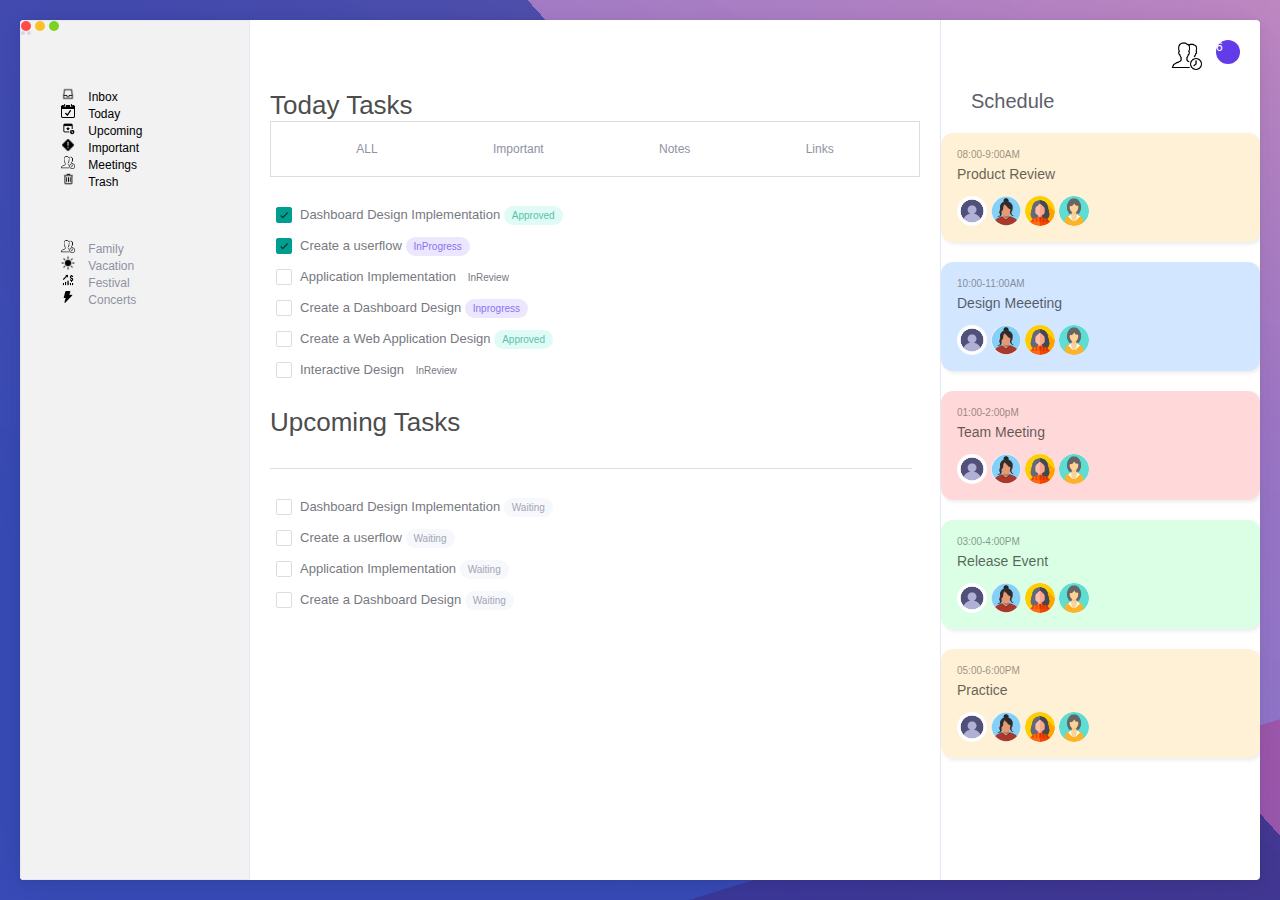
<file: index.html>
<!DOCTYPE html>
<html lang="en">

<head>
  <meta charset="UTF-8">
  <meta name="viewport" content="width=device-width, initial-scale=1.0">
  <title>Responsive Task Management Dashboard</title>
  <link rel="stylesheet" href="project.css">
  <link rel="preconnect" href="https://fonts.googleapis.com">
  <link rel="preconnect" href="https://fonts.gstatic.com" crossorigin>
  <link href="https://fonts.googleapis.com/css2?family=IBM+Plex+Sans+Condensed&display=swap" rel="stylesheet">
</head>

<body>
  <div class="task-manager">

    <!--left bar starts-->
    <div class="left-bar">
      <div class="upper-part">
        <div class="actions">
          <div class="circle"></div>
          <div class="circle-2">

          </div>


        </div>


      </div>
      <!--left content starts-->
      <div class="left-content">
        <ul class="action-list">
          <li class="item">
            <img src="inbox.png" alt="feather feather-inbox">
            <span>Inbox</span>
          </li>
          <li class="item">
            <img src="tday2.png" alt="feather feather-star">
            <span>Today</span>
          </li>
          <li class="item">
            <img src="upc.png" alt="feather feather-calendar" width="30px" height="20px">
            <span>Upcoming</span>
          </li>
          <li class="item">
            <img src="important.png" alt="feather feather-hash">
            <span>Important</span>
          </li>
          <li class="item">
            <img src="meeting.png" alt="feather feather-users" width="30px" height="20px">
            <span>Meetings</span>
          </li>
          <li class="item">
            <img src="trash.png" alt="feather feather-trash">
            <span>Trash</span>
          </li>
        </ul>
        <ul class="category-list">
          <li class="item">
            <img src="meeting.png" alt="feather feather-trash" width="30px" height="20px">
            <span>Family</span>
          </li>
          <li class="item">
            <img src="v.png" alt="feather feather-sun">
            <span>Vacation</span>
          </li>
          <li class="item">
            <img src="festival.png" alt="feather feather-trending-up">
            <span>Festival</span>
          </li>
          <li class="item">
            <img src="ff.png" alt="feather feather-zap">
            <span>Concerts</span>
          </li>
      </div>
    </div>
  <!-- </div> -->
  <!--left bar ends-->

  <!--page content starts-->
  <div class="page-content">
    <div class="header">Today Tasks</div>
    <!--content categories start-->
    <div class="content-categories">
      <div class="label-wrapper">
        <input class="nav-item" name="nav" type="radio" id="opt-1">
        <label class="category" for="opt-1">ALL</label>
      </div>
      <div class="label-wrapper">
        <input class="nav-item" name="nav" type="radio" id="opt-2">
        <label class="category" for="opt-2">Important</label>
      </div>
      <div class="label-wrapper">
        <input class="nav-item" name="nav" type="radio" id="opt-3">
        <label class="category" for="opt-3">Notes</label>
      </div>
      <div class="label-wrapper">
        <input class="nav-item" name="nav" type="radio" id="opt-4">
        <label class="category" for="opt-4">Links</label>
      </div>
    </div>
    <!--categories end-->
    <!--task wrapper start-->
    <div class="task-wrapper">
      <div class="task">
        <input class="task-item" name="task" type="checkbox" id="item-1" checked />
        <label for="item-1">
          <span class="label-text">Dashboard Design Implementation</span>
          <span class="tag approved"> Approved</span>
        </label>
      </div>
      <div class="task">
        <input class="task-item" name="task" type="checkbox" id="item-2" checked />
        <label for="item-2">
          <span class="label-text">Create a userflow</span>
          <span class="tag progress"> InProgress</span>
        </label>
      </div>
      <div class="task">
        <input class="task-item" name="task" type="checkbox" id="item-3" />
        <label for="item-3">
          <span class="label-text">Application Implementation</span>
          <span class="tag reveiew"> InReview</span>
        </label>
      </div>
      <div class="task">
        <input class="task-item" name="task" type="checkbox" id="item-4" />
        <label for="item-4">
          <span class="label-text">Create a Dashboard Design</span>
          <span class="tag progress"> Inprogress</span>
        </label>
      </div>
      <div class="task">
        <input class="task-item" name="task" type="checkbox" id="item-5" />
        <label for="item-5">
          <span class="label-text">Create a Web Application Design</span>
          <span class="tag approved"> Approved</span>
        </label>
      </div>
      <div class="task">
        <input class="task-item" name="task" type="checkbox" id="item-6" />
        <label for="item-6">
          <span class="label-text">Interactive Design</span>
          <span class="tag reveiew">InReview</span>
        </label>
      </div>
      <div class=" header upcoming">Upcoming Tasks</div>
        <div class="task">
          <input class="task-item" name="task" type="checkbox" id="item-7" />
          <label for="item-7">
            <span class="label-text">Dashboard Design Implementation</span>
            <span class="tag waiting"> Waiting</span>
          </label>
        </div>
        <div class="task">
          <input class="task-item" name="task" type="checkbox" id="item-8" />
          <label for="item-8">
            <span class="label-text">Create a userflow</span>
            <span class="tag waiting"> Waiting</span>
          </label>
        </div>
        <div class="task">
          <input class="task-item" name="task" type="checkbox" id="item-9" />
          <label for="item-9">
            <span class="label-text">Application Implementation</span>
            <span class="tag waiting"> Waiting</span>
          </label>
        </div>
        <div class="task">
          <input class="task-item" name="task" type="checkbox" id="item-10" />
          <label for="item-10">
            <span class="label-text">Create a Dashboard Design</span>
            <span class="tag waiting"> Waiting</span>
          </label>
        </div>
      
    </div>
    <!--task wrapper ends-->
  </div>
  <!--page content ends-->
   <div class="rightbar">
    <div class="toppart">
      <img src="meeting.png" alt="feather feather-users" width="30px" height="30px">
      <div class="count">6</div>
    </div>
    <div class="rightcontent">
      <div class="header">Schedule</div>
      <div class="task-box yellow">
        <div class="description">
          <div class="time">08:00-9:00AM</div>
          <div class="task-name">Product Review</div>
        </div>
        <div class="morebutton"></div>
        <div class="members">
          <img src="member1.png" alt="member1">
          <img src="member2.png"
           alt="member2">
           <img src="m3.png" alt="member3">
           <img src="m4.png" alt="member4">
        </div>
        </div>
        <div class="task-box blue">
          <div class="description">
            <div class="time">10:00-11:00AM</div>
            <div class="task-name">Design Meeeting</div>
          </div>
          <div class="morebutton"></div>
          <div class="members">
            <img src="member1.png" alt="member1">
            <img src="member2.png"
             alt="member2">
             <img src="m3.png" alt="member3">
             <img src="m4.png" alt="member4">
          </div>
          </div>
          <div class="task-box red">
            <div class="description">
              <div class="time">01:00-2:00pM</div>
              <div class="task-name">Team Meeting</div>
            </div>
            <div class="morebutton"></div>
            <div class="members">
                <img src="member1.png" alt="member1">
                <img src="member2.png"
                 alt="member2">
                 <img src="m3.png" alt="member3">
                 <img src="m4.png" alt="member4">
            </div>
            </div>
            <div class="task-box green">
              <div class="description">
                <div class="time">03:00-4:00PM</div>
                <div class="task-name">Release Event</div>
              </div>
              <div class="morebutton"></div>
              <div class="members">
                <img src="member1.png" alt="member1">
          <img src="member2.png"
           alt="member2">
           <img src="m3.png" alt="member3">
           <img src="m4.png" alt="member4">
              </div>
              </div>
              <div class="task-box yellow">
                <div class="description">
                  <div class="time">05:00-6:00PM</div>
                  <div class="task-name">Practice</div>
                </div>
                <div class="morebutton"></div>
                <div class="members">
                    <img src="member1.png" alt="member1">
                    <img src="member2.png"
                     alt="member2">
                     <img src="m3.png" alt="member3">
                     <img src="m4.png" alt="member4">
                </div>
                </div>
                

      
    </div>
   </div>
  </div>

</body>

</html>
</file>
<file: project.css>
*{
    box-sizing: border-box;
    outline: none;
}
:root{
    --bg-color:#f2f2f2;
    --main-color:#4d4d4d;
    --secondary-color:#8e92a4;
    --main-text-color:#5d606b;
    --secondary-dark-color:#9295a0;
    --tag-color-one:#e0fbf6;
    --tag-color-text-one:#58c2a9;
    --tag-color-two:#ece7fe;
    --tag-color-text-two:#8972f3;
    --tag-color-three:#fde7ea;
    --tag-color-text-three:#e77f89;
    --tag-color-four:#f7f8fc;
    --tag-color-text-four:#a0a6b5;
    --checkbox-color:#009e90;
    --button-color:#49beb7;
    --box-color:#fff1d6;
    --box-color-2:#d3e6ff;
    --box-color-3:#ffd9d9;
    --box-color-4:#daffe5;
    --task-color:#777982;
}
body{
    margin: 0;
    display: flex;
    
    overflow: auto;
    width: 100%;
    
    height: 100vh;
    padding: 20px;
    font-family: 'DM Sans',sans-serif;
    font-size: 12px;
    background-image: linear-gradient(
      21deg,
      rgba(64, 83, 206, 0.3697003234675773) 68%,
      rgba(255, 206, 196, 0.5) 163%
    ),
    linear-gradient(
      163deg,
      rgba(49, 146, 170, 0.07944489965716128) 86%,
      rgba(239, 112, 138, 0.5) 40%
    ),
    linear-gradient(30deg, rgba(76, 79, 173, 0.6173675716587805) 22%, rgba(237, 106, 134, 0.5) 169%),
    linear-gradient(48deg, rgba(31, 85, 147, 0.7323890641868473) 64%, rgba(247, 126, 132, 0.5) 43%);
  background-blend-mode: overlay, multiply, color, normal;
}

ul{
  list-style: none;
  padding: 0;
}
.task-manager{
  display: flex;
  justify-content: space-between;
  width: 100%;
  
  
  height: 100%;
  
  background: #fff;
  box-shadow: 0 0.3px 2.2px rgba(0, 0, 0, 0.011), 0 0.7px 5.3px rgba(0, 0, 0, 0.016),
    0 1.3px 10px rgba(0, 0, 0, 0.02), 0 2.2px 17.9px rgba(0, 0, 0, 0.024),
    0 4.2px 33.4px rgba(0, 0, 0, 0.029), 0 10px 80px rgba(0, 0, 0, 0.04);
  overflow: hidden;
  border-radius: 4px;
}
.left-bar{
  background-color: var(--bg-color);
  width: 230px;
  border: 1px solid #e3e7f7;
  position: relative;
} 
.left-content{
  padding: 40px;
}
.item img {
  width: 14px;
  height: 14px;
  color: currentColor;
  margin-right: 10px;

}
.category-list{
  margin-top: 50px;
}
.category-list .item{
  color: var(--secondary-color);

}
.action{
  padding: 12px;
  display: flex;
  justify-content: space-between;
}
.circle{
  border-radius: 50%;
  width: 10px;
  height: 10px;
  background-color: #fe4d46;
  box-shadow: 14px 0 0 0 #fbc023, 28px 0 0 0 #7dd21f;
}
.circle-2{
  border-radius: 50%;
  width: 4px;
  height: 4px;
  background-color: #d5d7e3;
  box-shadow: -6px 0 0 0 #d5d7e3, 6px 0 0 0 #d5d7e3;
}
.page-content{
  display: flex;
  flex-direction: column;
  flex: 1;
  padding: 40px 20px 0px 20px;
}
.page-content .header{
font-size: 26px;
margin-top: 30px;
color: var(--main-color);
}
.content-categories{
  display: flex;
  justify-content: space-evenly;
  padding: 20px 0px;
  border: 1px solid #ddd;

}
.nav-item{
  display: none;
}
.category{
  font-weight: 500;
  color: var(--secondary-color);
  border-bottom: 1px solid #ddd;
  transition: 0.4s ease-in;
  padding: 20px 30px;
  cursor: pointer;
}
#opt-1:checked + label,
#opt-2:checked + label,
#opt-3:checked + label,
#opt-4:checked + label {
  color: var(--checkbox-color);
  border-bottom: 2px solid var(--checkbox-color);
}
.task-item{
  display: none;
}
.task-wrapper{
  padding: 30px 0px;
  flex: 1;
  overflow-y: scroll;
  height: 100%;
  padding-right: 8px;
}
.task{
  display: flex;
  justify-content: space-between;
  position: relative;
  margin-bottom: 16px;
  padding-left: 30px;
  color: var(--task-color);
  font-size: 13px;
  font-weight: 500;
}
.task:hover {
  transform: translatex(2px);
}
.task label {
  cursor: pointer;
}
label .label-text {
  position: relative;
}
label .label-text:before {
 content: '';
  position: absolute;
  width: 14px;
  height: 14px;
  border: 1px solid #ddd;
  border-radius: 2px;
  left: -24px;
  transition: 0.2s ease;
}
.task-item:checked + label .label-text::before{
  background-color: var(--checkbox-color);
  border:none;
  background-repeat: no-repeat;
  background-size: 10px;
  background-position: center;
  border: 1px solid var(--checkbox-color);
  background-image: url('check.png');
}
.tag {
  font-size: 10px;
  padding: 4px 8px;
  border-radius: 20px;
}
.tag.approved {
  background-color: var(--tag-color-one);
  color: var(--tag-color-text-one);
}
.tag.progress {
  background-color: var(--tag-color-two);
  color: var(--tag-color-text-two);
}
.tag.review {
  background-color: var(--tag-color-three);
  color: var(--tag-color-text-three);
}
.tag.waiting {
  background-color: var(--tag-color-four);
  color: var(--tag-color-text-four);
}
.upcoming  {
  border-bottom: 1px solid #ddd;
  padding-bottom: 30px;
  margin-bottom: 30px;
}
.rightbar{
  width: 320px;
  display: flex;
  flex-direction: column;
  border-left: 1px solid #e3e7f7;
}
.toppart{
  padding: 20px;
  align-self: flex-end;
  display: flex;
  flex-direction: row;
}
.toppart img{
  color: var(--main-color)
  ;
  margin-right: 14px;

}
.toppart .count{
  font-size: 12px;
  width: 24px;
  height: 24px;
  border-radius: 50%;
  background-color: #623ce8;
   color: #fff;
   justify-content:center;
}
.rightbar .header{
  margin-left: 30px;
 color: var(--main-text-color);
 font-size: 20px;
}
.members {
  display: flex;
  margin-top: 14px;
}
.members img {
  border-radius: 50%;
  width: 30px;
  height: 30px;
  margin-right: 4px;
  object-fit: cover;
}
.yellow {
  /*background-color: var(--box-color);*/
  background-color: var(--box-color)
}
.task-box {
  position: relative;
  border-radius: 12px;
  width: 100%;
  margin: 20px 0;
  padding: 16px;
  cursor: pointer;
  box-shadow: 2px 2px 4px 0px rgba(235, 235, 235, 1);
}
.task-box:hover {
  transform: scale(1.02);
}
.time {
  margin-bottom: 6px;
  opacity: 0.4;
  font-size: 10px;
}
.task-name {
  font-size: 14px;
  font-weight: 500;
  opacity: 0.6;
}
.blue {
  background-color: var(--box-color-2);
}
.red {
  background-color: var(--box-color-3);
}
.green {
  background-color: var(--box-color-4);
}
.rightcontent{
  overflow-y: scroll;
}
@media screen and (max-width:900px) {
  .left-bar{
    display: none;
  }
  
}
@media screen and (max-width:700px) {
  .task-manager{
    flex-direction: column;
    overflow-y: auto;
  }
    .rightbar,.page-content{
width: 100%;
display: block;
    }
    .task-wrapper{
      height: auto;
    }
  }
@media screen and(max-width:520px) {
  .page-content{
    padding: 40px 10px 0px 10px;
  }
  .rightcontent{
    padding: 10px 16px;
  }
  .category{
    padding: 20px;
  }
}
@media  screen and (max-width:400px) {
  .content-categories{
    display: flex;
    flex-direction: column;
    gap: 10px;
  }
  
}
</file>
